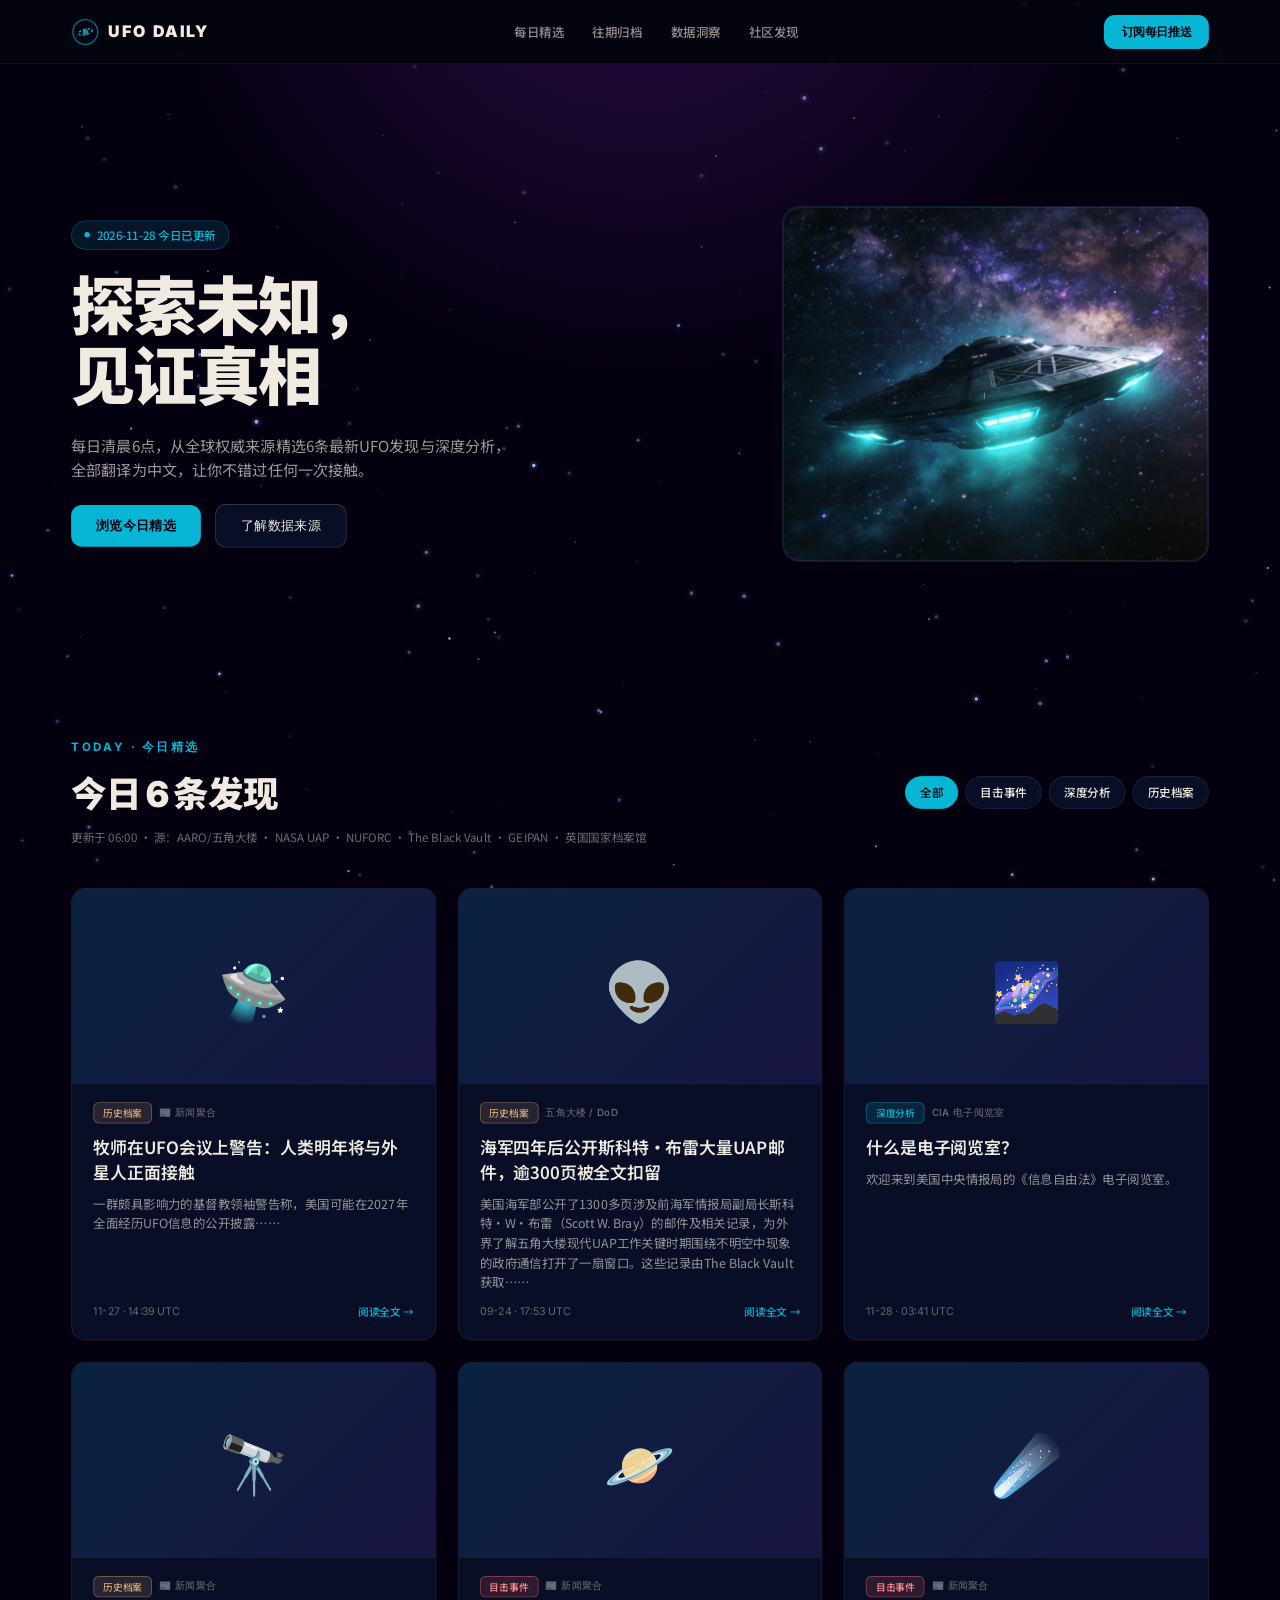
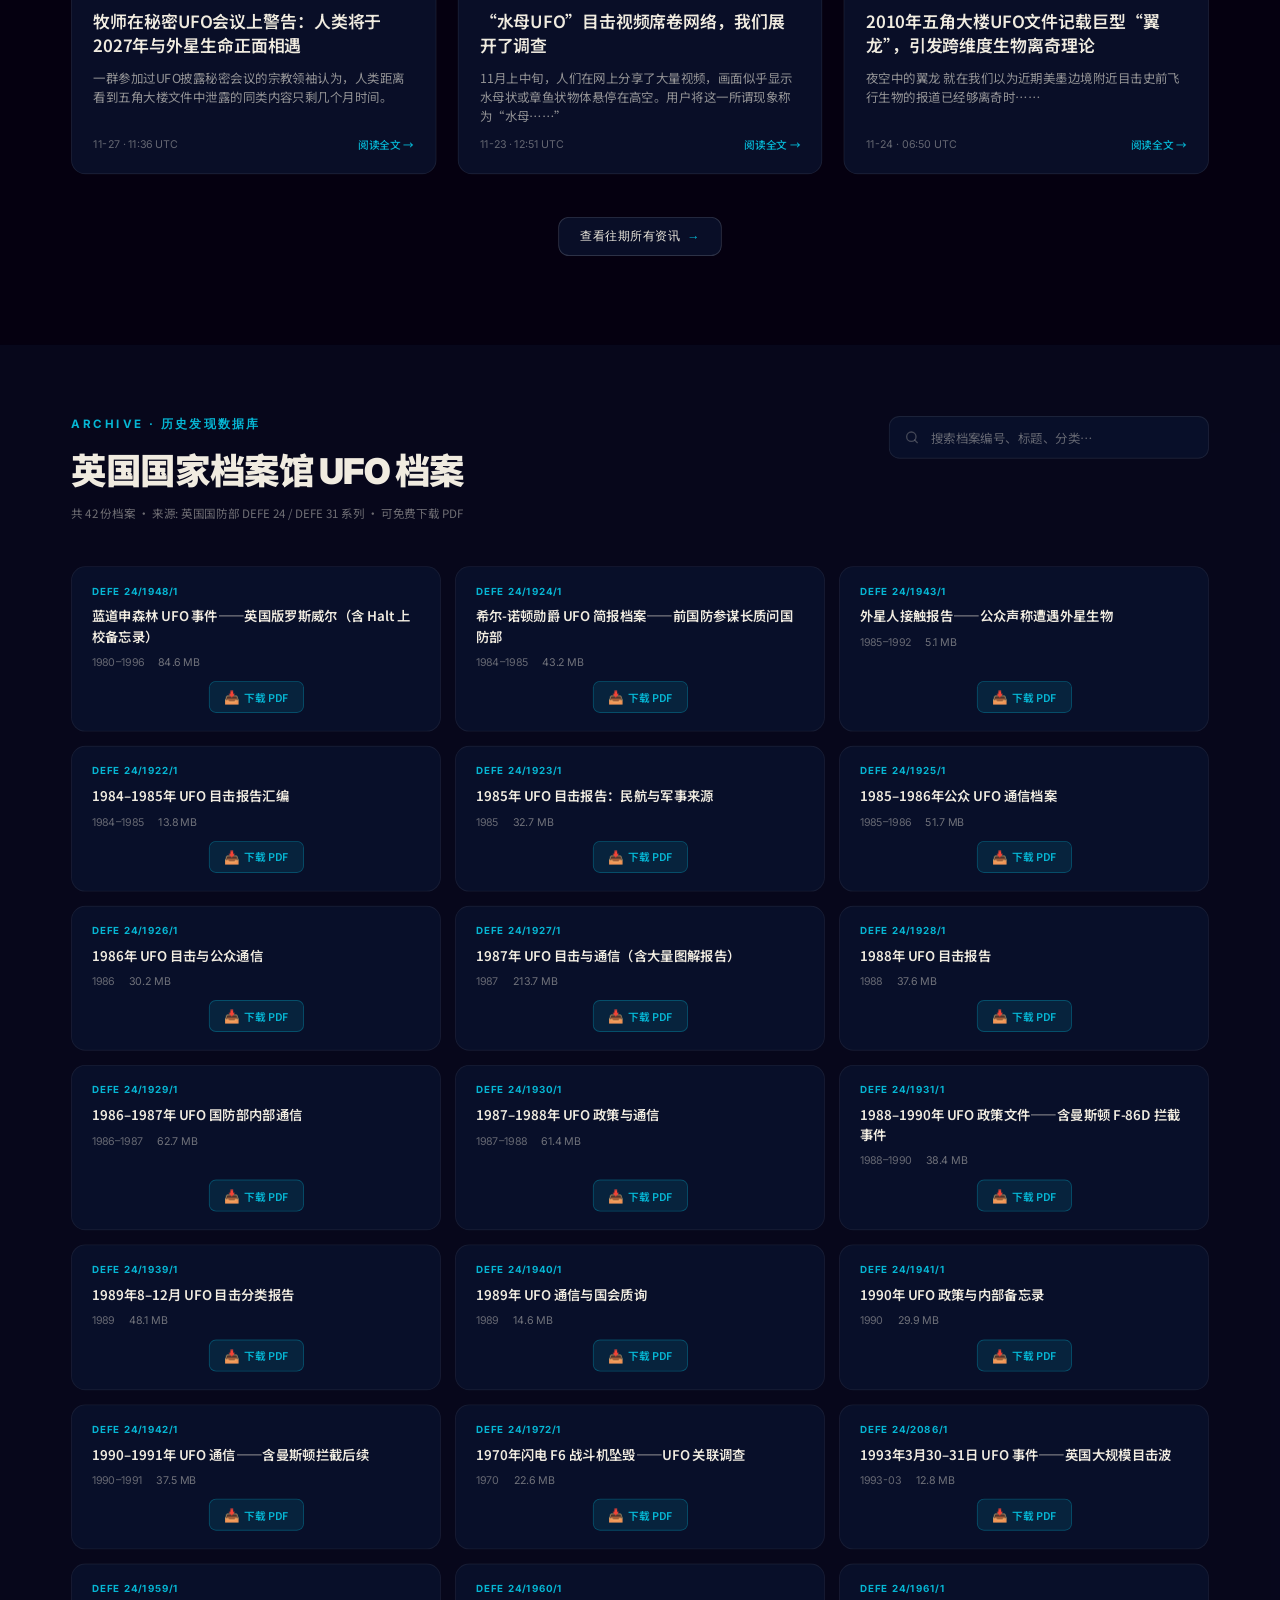
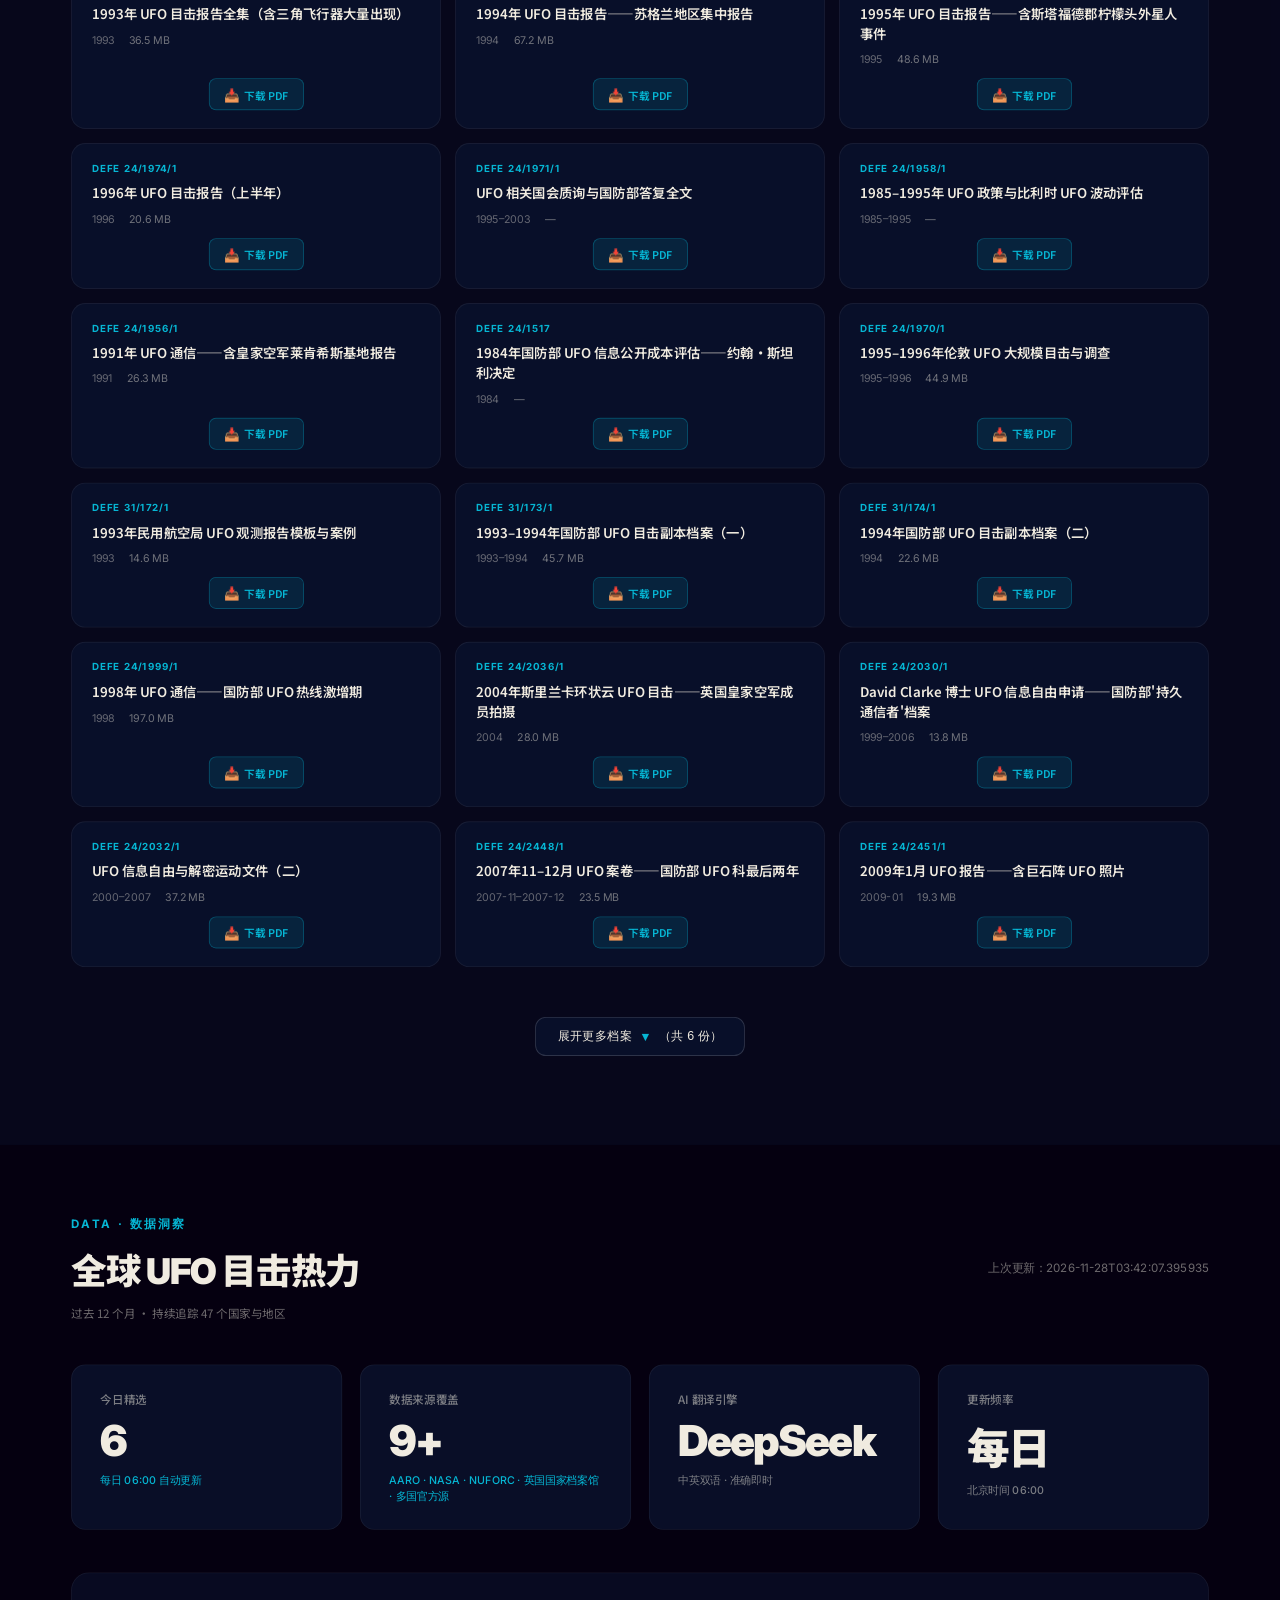
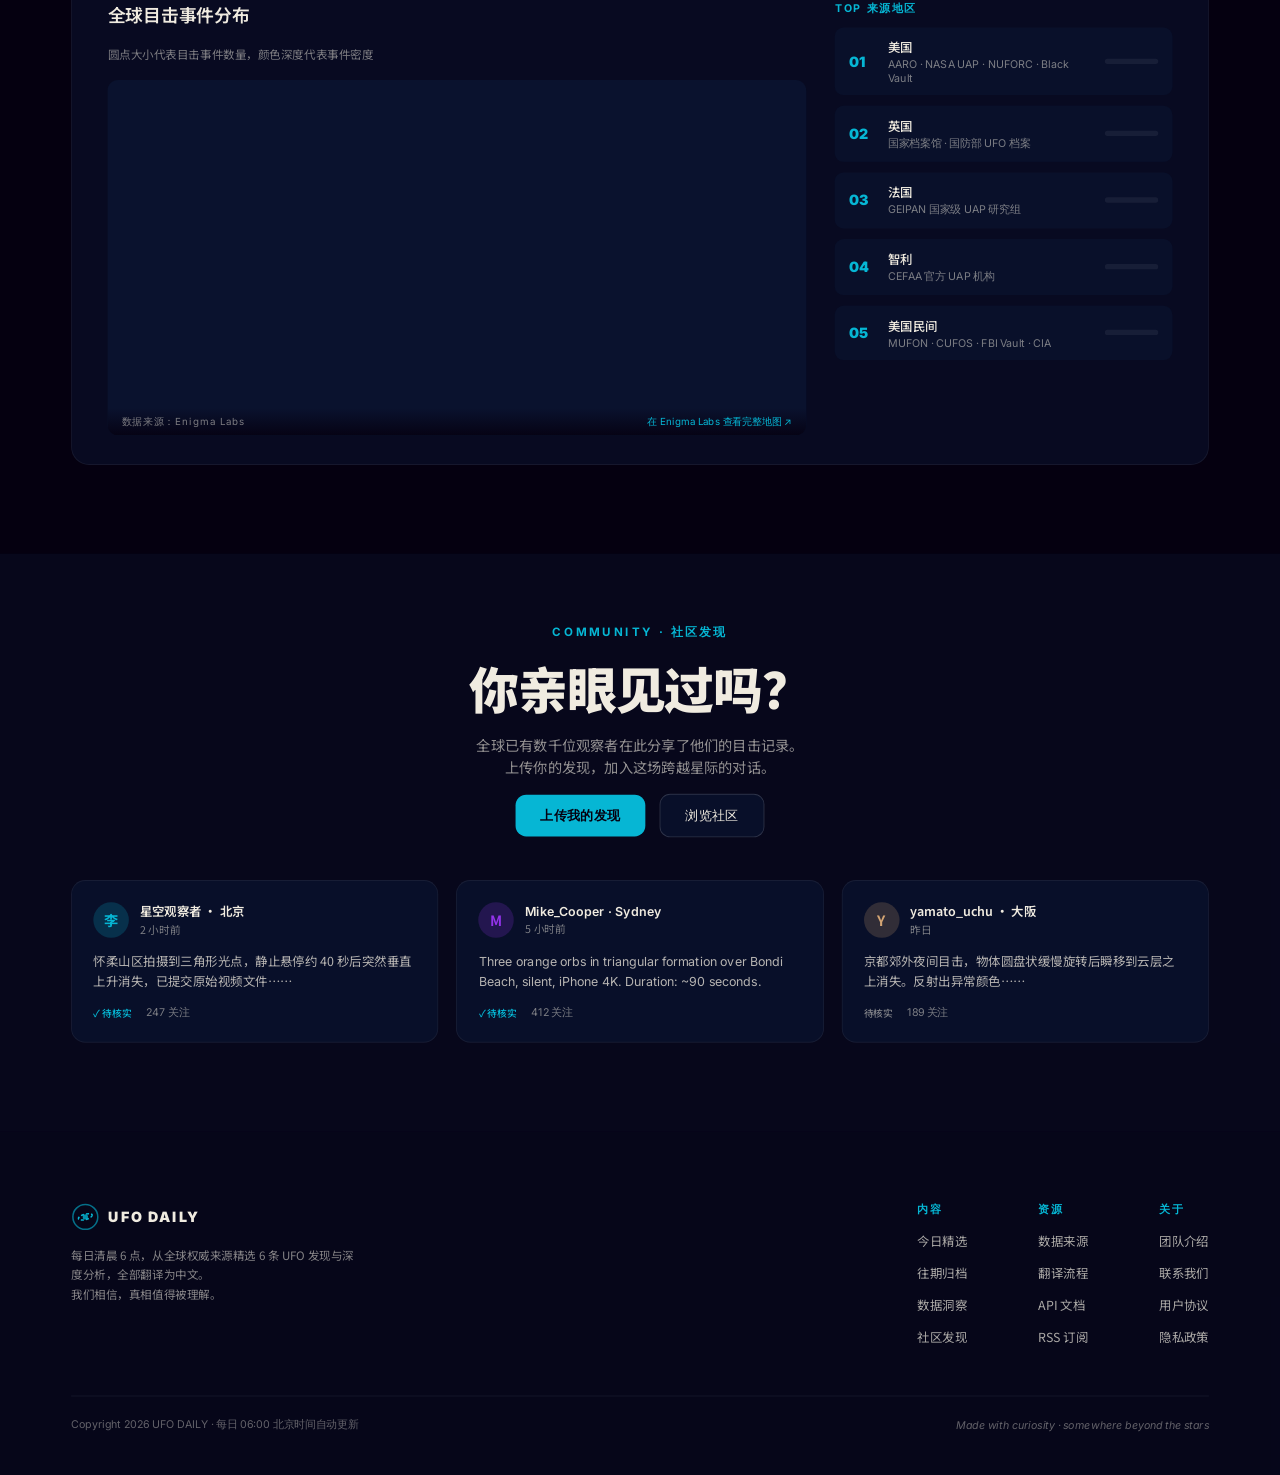
<file: index.html>
<!DOCTYPE html>
<html lang="zh-CN">
<head>
<meta charset="UTF-8">
<meta name="viewport" content="width=device-width, initial-scale=1.0">
<title>UFO DAILY — 全球不明现象日报</title>
<link rel="preconnect" href="https://fonts.googleapis.com">
<link rel="preconnect" href="https://fonts.gstatic.com" crossorigin>
<link href="https://fonts.googleapis.com/css2?family=Inter:wght@400;500;600;700;900&family=Noto+Sans+SC:wght@400;500;600;700;900&display=swap" rel="stylesheet">
<link rel="stylesheet" href="css/style.css">
</head>
<body>

<!-- 星空背景 -->
<canvas id="stars"></canvas>

<div id="app-wrapper">

<!-- ========== Header ========== -->
<header class="header">
  <div class="logo-group">
    <img class="logo-icon" src="assets/svg/2_5-20260801_153410294.svg" alt="UFO Daily Logo">
    <span class="logo-text">UFO DAILY</span>
  </div>
  <nav class="nav-links">
    <a href="#daily" class="nav-link">每日精选</a>
    <a href="#archive" class="nav-link muted">往期归档</a>
    <a href="#data" class="nav-link muted">数据洞察</a>
    <a href="#discover" class="nav-link muted">社区发现</a>
  </nav>
  <button class="subscribe-btn">订阅每日推送</button>
</header>

<!-- ========== Hero ========== -->
<section class="hero">
  <div class="hero-glow"></div>
  <div class="hero-content">
    <div class="hero-left">
      <div class="hero-badge">
        <span class="hero-badge-dot"></span>
        <span class="hero-badge-text" id="heroBadge">正在加载今日数据…</span>
      </div>
      <h1 class="hero-title">探索未知，<br>见证真相</h1>
      <p class="hero-sub">每日清晨6点，从全球权威来源精选6条最新UFO发现与深度分析，<br>全部翻译为中文，让你不错过任何一次接触。</p>
      <div class="hero-cta-group">
        <button class="btn-primary" onclick="document.getElementById('daily').scrollIntoView()">浏览今日精选</button>
        <button class="btn-secondary">了解数据来源</button>
      </div>
    </div>
    <div class="hero-visual">
      <img src="assets/images/2_31-20260801_153359576.png" alt="UFO spacecraft over dark starry night">
    </div>
  </div>
</section>

<!-- ========== Daily News ========== -->
<section class="section" id="daily" style="align-items:center">
  <div class="section-header">
    <div class="section-header-left">
      <span class="section-label">TODAY · 今日精选</span>
      <h2 class="section-title" id="dailyTitle">今日 6 条发现</h2>
      <p class="section-meta" id="dailyMeta">数据加载中…</p>
    </div>
    <div class="filter-pills">
      <span class="filter-pill active" data-filter="all">全部</span>
      <span class="filter-pill" data-filter="sighting">目击事件</span>
      <span class="filter-pill" data-filter="analysis">深度分析</span>
      <span class="filter-pill" data-filter="archive">历史档案</span>
    </div>
  </div>

  <!-- 加载状态 -->
  <div id="loadingState" class="loading-state">
    <div class="loading-spinner"></div>
    <p>正在接收来自全球的 UFO 讯号…</p>
  </div>

  <!-- 错误状态 -->
  <div id="errorState" class="error-state" style="display:none">
    <div class="error-icon">🛸</div>
    <p id="errorMsg"></p>
  </div>

  <!-- 新闻卡片网格 -->
  <div class="card-grid" id="articlesGrid"></div>

  <button class="view-more-btn" onclick="document.getElementById('archive').scrollIntoView()">
    查看往期所有资讯 <span class="view-more-arrow">→</span>
  </button>
</section>

<!-- ========== Archive: 英国国家档案馆 UFO 档案 ========== -->
<section class="section section-alt" id="archive">
  <div class="archives-header">
    <div class="section-header-left">
      <span class="section-label">ARCHIVE · 历史发现数据库</span>
      <h2 class="section-title">英国国家档案馆 UFO 档案</h2>
      <p class="section-meta" id="archiveMeta">英国国防部 (MoD) 于 2008–2013 年分 12 批解密并移交国家档案馆的 209 份 UFO/UAP 官方档案，跨度为 1950 年代至 2009 年。包含目击报告、雷达追踪记录、部门间备忘录、国会质询答复等原始政府文件。均可免费下载 PDF。</p>
    </div>
    <div class="search-box">
      <img src="assets/svg/2_128-20260801_153410294.svg" alt="搜索">
      <input type="text" placeholder="搜索档案编号、标题、分类…" id="archiveSearchInput">
    </div>
  </div>

  <!-- 文件网格 -->
  <div class="archives-grid" id="archivesGrid">
    <!-- JS 动态渲染 36 条 -->
  </div>

  <!-- 加载状态 -->
  <div id="archivesLoading" class="loading-state" style="padding:40px 0">
    <div class="loading-spinner"></div>
    <p>正在调取英国国家档案馆 UFO 解密档案…</p>
  </div>

  <!-- 更多按钮 -->
  <div class="archives-more-wrap" id="archivesMoreWrap" style="display:none">
    <button class="view-more-btn" id="archivesMoreBtn">
      展开更多档案 <span class="view-more-arrow" id="archivesMoreArrow">▼</span>
    </button>
    <div class="archives-grid archives-grid-extra" id="archivesGridExtra">
      <!-- JS 动态渲染剩余条目 -->
    </div>
  </div>
</section>

<!-- ========== Data Viz ========== -->
<section class="section" id="data">
  <div class="section-header">
    <div class="section-header-left">
      <span class="section-label">DATA · 数据洞察</span>
      <h2 class="section-title">全球 UFO 目击热力</h2>
      <p class="section-meta">过去 12 个月 · 持续追踪 47 个国家与地区</p>
    </div>
    <span class="section-meta" style="font-family:var(--font-mono)" id="dataUpdateTime"></span>
  </div>

  <div class="data-stats-row">
    <div class="stat-card">
      <span class="stat-label">今日精选</span>
      <span class="stat-value" id="statToday">6</span>
      <span class="stat-change">每日 06:00 自动更新</span>
    </div>
    <div class="stat-card">
      <span class="stat-label">数据来源覆盖</span>
      <span class="stat-value">9+</span>
      <span class="stat-change">AARO · NASA · NUFORC · 英国国家档案馆 · 多国官方源</span>
    </div>
    <div class="stat-card">
      <span class="stat-label">AI 翻译引擎</span>
      <span class="stat-value">DeepSeek</span>
      <span class="stat-change muted">中英双语 · 准确即时</span>
    </div>
    <div class="stat-card">
      <span class="stat-label">更新频率</span>
      <span class="stat-value">每日</span>
      <span class="stat-change muted">北京时间 06:00</span>
    </div>
  </div>

  <div class="map-panel">
    <div class="map-left">
      <span class="map-title-text">全球目击事件分布</span>
      <p class="map-subtitle-text">圆点大小代表目击事件数量，颜色深度代表事件密度</p>
      <div class="map-visual">
        <iframe
          class="enigma-map-iframe"
          src="https://app.enigmalabs.io/"
          title="Enigma Labs — 全球 UFO 目击实时热力图"
          loading="lazy"
          sandbox="allow-scripts allow-same-origin allow-popups allow-forms"
          allow="geolocation"
        ></iframe>
        <div class="enigma-map-overlay">
          <span class="enigma-map-label">数据来源：Enigma Labs</span>
          <a href="https://app.enigmalabs.io/" target="_blank" rel="noopener" class="enigma-map-link">在 Enigma Labs 查看完整地图 ↗</a>
        </div>
      </div>
    </div>
    <div class="map-right">
      <span class="map-right-title">TOP 来源地区</span>
      <div class="region-row"><span class="region-rank">01</span><div class="region-info"><span class="region-country">美国</span><span class="region-count">AARO · NASA UAP · NUFORC · Black Vault</span></div><div class="region-bar"></div></div>
      <div class="region-row"><span class="region-rank">02</span><div class="region-info"><span class="region-country">英国</span><span class="region-count">国家档案馆 · 国防部 UFO 档案</span></div><div class="region-bar"></div></div>
      <div class="region-row"><span class="region-rank">03</span><div class="region-info"><span class="region-country">法国</span><span class="region-count">GEIPAN 国家级 UAP 研究组</span></div><div class="region-bar"></div></div>
      <div class="region-row"><span class="region-rank">04</span><div class="region-info"><span class="region-country">智利</span><span class="region-count">CEFAA 官方 UAP 机构</span></div><div class="region-bar"></div></div>
      <div class="region-row"><span class="region-rank">05</span><div class="region-info"><span class="region-country">美国民间</span><span class="region-count">MUFON · CUFOS · FBI Vault · CIA</span></div><div class="region-bar"></div></div>
    </div>
  </div>
</section>

<!-- ========== Discover ========== -->
<section class="section section-alt" id="discover">
  <div class="discover-header">
    <span class="section-label">COMMUNITY · 社区发现</span>
    <h2 class="discover-title-text">你亲眼见过吗？</h2>
    <p class="discover-sub-text">全球已有数千位观察者在此分享了他们的目击记录。<br>上传你的发现，加入这场跨越星际的对话。</p>
    <div class="hero-cta-group" style="margin-top:4px">
      <button class="btn-primary">上传我的发现</button>
      <button class="btn-secondary">浏览社区</button>
    </div>
  </div>

  <div class="discover-grid">
    <div class="discover-card">
      <div class="discover-user-header">
        <div class="user-avatar cyan">李</div>
        <div class="user-info">
          <span class="user-name">星空观察者 · 北京</span>
          <span class="user-time">2 小时前</span>
        </div>
      </div>
      <p class="discover-content">怀柔山区拍摄到三角形光点，静止悬停约 40 秒后突然垂直上升消失，已提交原始视频文件……</p>
      <div class="discover-footer">
        <span class="discover-verify">✓ 待核实</span>
        <span class="discover-likes">247 关注</span>
      </div>
    </div>
    <div class="discover-card">
      <div class="discover-user-header">
        <div class="user-avatar purple">M</div>
        <div class="user-info">
          <span class="user-name en">Mike_Cooper · Sydney</span>
          <span class="user-time">5 小时前</span>
        </div>
      </div>
      <p class="discover-content en">Three orange orbs in triangular formation over Bondi Beach, silent, iPhone 4K. Duration: ~90 seconds.</p>
      <div class="discover-footer">
        <span class="discover-verify">✓ 待核实</span>
        <span class="discover-likes">412 关注</span>
      </div>
    </div>
    <div class="discover-card">
      <div class="discover-user-header">
        <div class="user-avatar gold">Y</div>
        <div class="user-info">
          <span class="user-name">yamato_uchu · 大阪</span>
          <span class="user-time">昨日</span>
        </div>
      </div>
      <p class="discover-content">京都郊外夜间目击，物体圆盘状缓慢旋转后瞬移到云层之上消失。反射出异常颜色……</p>
      <div class="discover-footer">
        <span class="discover-verify pending">待核实</span>
        <span class="discover-likes">189 关注</span>
      </div>
    </div>
  </div>
</section>

<!-- ========== Footer ========== -->
<footer class="footer">
  <div class="footer-top">
    <div class="footer-brand">
      <div class="logo-group">
        <img class="logo-icon" src="assets/svg/2_281-20260801_153410294.svg" alt="UFO Daily">
        <span class="logo-text" style="font-size:16px">UFO DAILY</span>
      </div>
      <p class="footer-desc">每日清晨 6 点，从全球权威来源精选 6 条 UFO 发现与深度分析，全部翻译为中文。<br>我们相信，真相值得被理解。</p>
    </div>
    <div class="footer-col">
      <span class="footer-col-title">内容</span>
      <a href="#daily">今日精选</a>
      <a href="#archive">往期归档</a>
      <a href="#data">数据洞察</a>
      <a href="#discover">社区发现</a>
    </div>
    <div class="footer-col">
      <span class="footer-col-title">资源</span>
      <a href="#">数据来源</a>
      <a href="#">翻译流程</a>
      <a href="#">API 文档</a>
      <a href="#">RSS 订阅</a>
    </div>
    <div class="footer-col">
      <span class="footer-col-title">关于</span>
      <a href="#">团队介绍</a>
      <a href="#">联系我们</a>
      <a href="#">用户协议</a>
      <a href="#">隐私政策</a>
    </div>
  </div>
  <div class="footer-bar">
    <span class="footer-copyright">Copyright 2026 UFO DAILY · 每日 06:00 北京时间自动更新</span>
    <span class="footer-meta">Made with curiosity · somewhere beyond the stars</span>
  </div>
</footer>

</div><!-- /app-wrapper -->

<script src="js/app.js"></script>
</body>
</html>
</file>
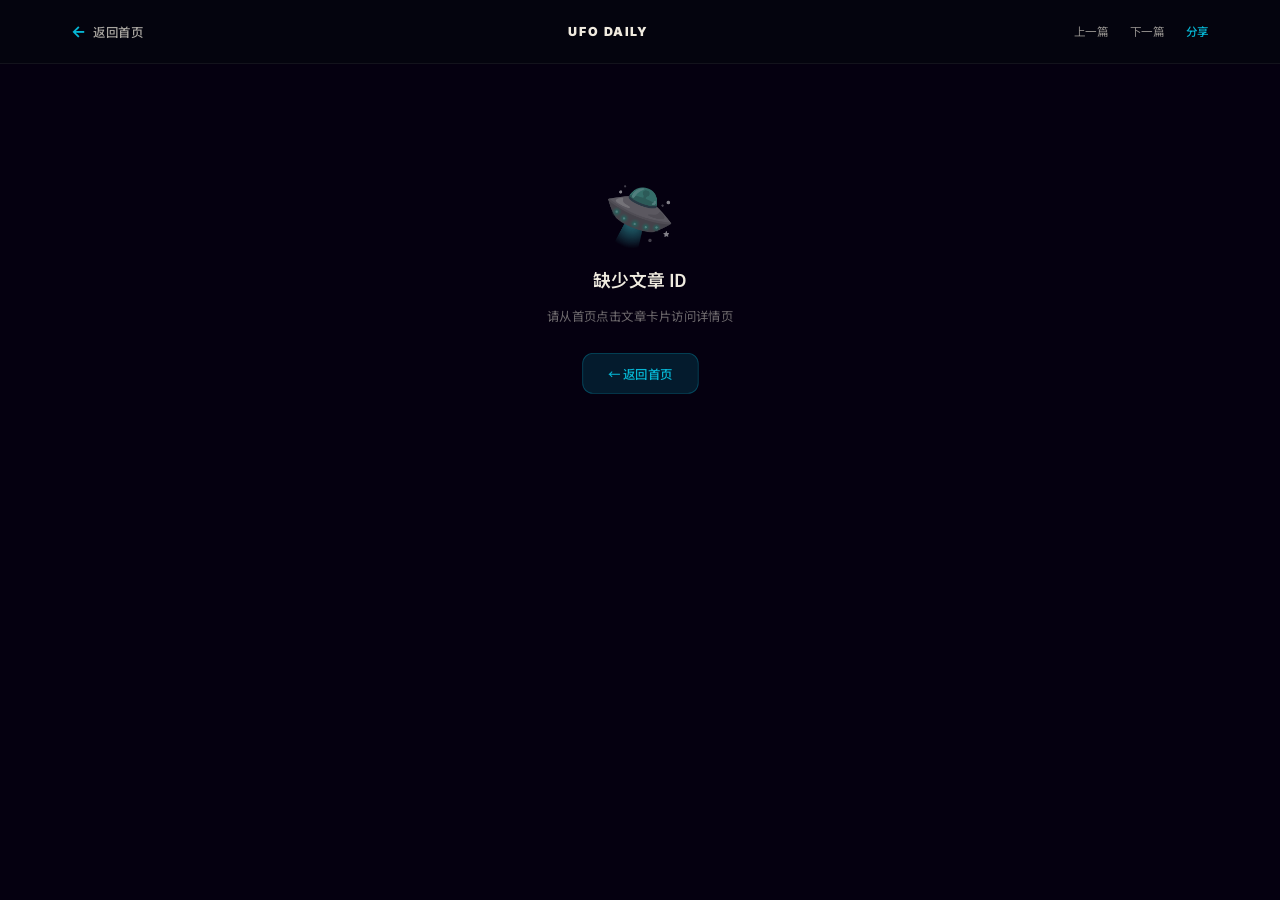
<file: detail.html>
<!DOCTYPE html>
<html lang="zh-CN">
<head>
<meta charset="UTF-8">
<meta name="viewport" content="width=device-width, initial-scale=1.0">
<title>UFO DAILY — 详情</title>
<link rel="preconnect" href="https://fonts.googleapis.com">
<link rel="preconnect" href="https://fonts.gstatic.com" crossorigin>
<link href="https://fonts.googleapis.com/css2?family=Inter:wght@400;500;600;700;900&family=Noto+Sans+SC:wght@400;500;600;700;900&display=swap" rel="stylesheet">
<style>
:root {
  --bg-deep: #050010;
  --bg-panel: #0A122E;
  --bg-card: rgba(10, 18, 46, 0.8);
  --text-primary: #F0EBE0;
  --text-secondary: rgba(240, 235, 224, 0.6);
  --text-tertiary: rgba(240, 235, 224, 0.45);
  --text-dim: rgba(240, 235, 224, 0.4);
  --accent-cyan: #06B6D4;
  --accent-red: #FF8A8A;
  --accent-gold: #F0C060;
  --border-subtle: rgba(255, 255, 255, 0.06);
  --border-card: rgba(255, 255, 255, 0.08);
  --radius-card: 16px;
  --radius-sm: 12px;
  --font-hero: 'Inter', 'PingFang SC', 'Noto Sans SC', sans-serif;
  --font-body: 'Noto Sans SC', 'PingFang SC', sans-serif;
  --font-mono: 'Inter', monospace;
  --content-width: 780px;
}
*,*::before,*::after{box-sizing:border-box;margin:0;padding:0}
html{font-size:16px;-webkit-font-smoothing:antialiased}
body{font-family:var(--font-body);background:var(--bg-deep);color:var(--text-primary);overflow-x:hidden}
#app-wrapper{width:1440px;transform-origin:top left}

/* Top Bar */
.top-bar{display:flex;align-items:center;justify-content:space-between;height:72px;padding:0 80px;background:rgba(5,5,15,0.85);backdrop-filter:blur(24px);-webkit-backdrop-filter:blur(24px);border-bottom:1px solid var(--border-subtle);position:sticky;top:0;z-index:100}
.back-group{display:flex;align-items:center;gap:8px;cursor:pointer;text-decoration:none}
.back-arrow{font-family:var(--font-mono);font-size:18px;font-weight:700;color:var(--accent-cyan)}
.back-text{font-size:14px;font-weight:500;color:rgba(240,235,224,0.7);transition:color 0.2s}
.back-group:hover .back-text{color:var(--accent-cyan)}
.top-bar-logo{font-family:var(--font-hero);font-weight:900;font-size:14px;letter-spacing:2px;color:var(--text-primary)}
.top-bar-right{display:flex;gap:24px;align-items:center}
.top-nav-link{font-size:13px;color:var(--text-secondary);cursor:pointer;text-decoration:none;transition:color 0.2s}
.top-nav-link:hover{color:var(--accent-cyan)}
.top-nav-link.accent{color:var(--accent-cyan);font-weight:500}

/* Hero Image */
.hero-img{width:1440px;height:500px;overflow:hidden;position:relative}
.hero-img img{width:100%;height:100%;object-fit:cover}
.hero-img-fallback{width:100%;height:100%;display:flex;align-items:center;justify-content:center;background:linear-gradient(135deg, #0A122E 0%, #151B3D 40%, #0F1A3A 70%, #0A122E 100%);position:relative}
.hero-img-fallback::before{content:'';position:absolute;inset:0;background:radial-gradient(ellipse at 30% 50%, rgba(6,182,212,0.12) 0%, transparent 70%),radial-gradient(ellipse at 70% 40%, rgba(255,138,138,0.08) 0%, transparent 60%)}
.hero-img-icon{font-size:120px;opacity:0.3;filter:blur(1px)}

/* Article Body */
.article-body{display:flex;flex-direction:column;align-items:center;padding:0 80px}
.article-content{width:var(--content-width);padding-top:60px;display:flex;flex-direction:column}

/* Meta */
.meta-row{display:flex;align-items:center;gap:16px;margin-bottom:32px;flex-wrap:wrap}
.meta-tag{padding:4px 12px;border-radius:6px;font-size:12px;font-weight:500;background:rgba(6,182,212,0.15);border:1px solid rgba(6,182,212,0.4);color:var(--accent-cyan)}
.meta-tag.red{background:rgba(255,138,138,0.15);border-color:rgba(255,138,138,0.4);color:var(--accent-red)}
.meta-tag.gold{background:rgba(240,192,96,0.15);border-color:rgba(240,192,96,0.4);color:var(--accent-gold)}
.meta-source{font-family:var(--font-mono);font-size:13px;font-weight:600;color:var(--text-primary)}
.meta-sep{font-family:var(--font-mono);font-size:13px;color:var(--text-dim)}
.meta-date,.meta-read{font-size:13px;color:rgba(240,235,224,0.5)}

/* Title & Subtitle */
.article-title{font-family:var(--font-hero);font-weight:900;font-size:44px;line-height:1.23;color:var(--text-primary);letter-spacing:-1.5px;margin-bottom:20px}
.article-subtitle{font-size:19px;line-height:1.58;color:rgba(240,235,224,0.7);margin-bottom:40px}

/* Author */
.author-row{display:flex;align-items:center;gap:16px;padding-bottom:48px;border-bottom:1px solid var(--border-subtle);margin-bottom:48px}
.author-avatar{width:44px;height:44px;border-radius:50%;background:rgba(6,182,212,0.15);display:flex;align-items:center;justify-content:center;font-size:18px;font-weight:700;color:var(--accent-cyan);flex-shrink:0}
.author-info{display:flex;flex-direction:column;gap:2px}
.author-name{font-size:14px;font-weight:600;color:var(--text-primary)}
.author-note{font-size:12px;color:var(--text-tertiary)}

/* Body */
.body-text{font-size:17px;line-height:1.76;color:rgba(240,235,224,0.85);margin-bottom:24px}
.body-heading{font-family:var(--font-hero);font-weight:900;font-size:28px;line-height:1.29;color:var(--text-primary);margin:24px 0 16px;padding-top:8px}
.body-text-en{font-size:15px;line-height:1.7;color:rgba(240,235,224,0.55);margin-bottom:20px;font-style:italic;padding:20px 24px;background:rgba(255,255,255,0.03);border-radius:var(--radius-sm)}

/* Pull Quote */
.pull-quote{display:flex;gap:16px;padding:32px 40px;border-radius:var(--radius-card);background:rgba(6,182,212,0.06);border-left:3px solid rgba(6,182,212,0.2);margin:24px 0 24px;align-items:flex-start}
.quote-mark{font-family:var(--font-hero);font-weight:900;font-size:60px;line-height:0.6;color:var(--accent-cyan);flex-shrink:0;width:40px}
.quote-text{font-size:22px;font-weight:600;line-height:1.55;color:var(--text-primary)}

/* Source Link Card */
.source-card{display:flex;align-items:center;gap:20px;padding:28px 32px;border-radius:var(--radius-card);background:rgba(6,182,212,0.08);border:1px solid rgba(6,182,212,0.25);margin:48px 0 20px;text-decoration:none}
.source-card:hover{border-color:rgba(6,182,212,0.5)}
.source-icon-box{width:48px;height:48px;border-radius:var(--radius-sm);background:rgba(6,182,212,0.15);display:flex;align-items:center;justify-content:center;flex-shrink:0}
.source-icon-text{font-family:var(--font-hero);font-weight:900;font-size:10px;color:var(--accent-cyan);letter-spacing:1px;text-align:center;line-height:1.2}
.source-info{flex:1;display:flex;flex-direction:column;gap:4px}
.source-label{font-size:12px;font-weight:500;color:rgba(240,235,224,0.5)}
.source-url{font-family:var(--font-mono);font-size:15px;font-weight:600;color:var(--accent-cyan);word-break:break-all}
.source-btn{display:flex;align-items:center;gap:8px;padding:14px 28px;border-radius:var(--radius-sm);background:var(--accent-cyan);color:#050010;font-size:15px;font-weight:600;cursor:pointer;text-decoration:none;transition:opacity 0.2s,transform 0.2s;flex-shrink:0;white-space:nowrap}
.source-btn:hover{opacity:0.85;transform:translateY(-1px)}
.source-btn-arrow{font-size:16px;font-weight:700}

/* Related Articles */
.related-section{width:1440px;padding:80px;display:flex;flex-direction:column;gap:40px;background:rgba(10,18,46,0.4)}
.related-header{display:flex;justify-content:space-between;align-items:center}
.related-title{font-family:var(--font-hero);font-weight:900;font-size:32px;color:var(--text-primary);letter-spacing:-1px}
.related-view-all{font-size:14px;font-weight:500;color:var(--accent-cyan);cursor:pointer;text-decoration:none;transition:opacity 0.2s}
.related-view-all:hover{opacity:0.8}
.related-grid{display:flex;gap:24px}
.rel-card{flex:1;border-radius:var(--radius-card);overflow:hidden;background:var(--bg-card);border:1px solid var(--border-card);cursor:pointer;transition:border-color 0.3s,transform 0.2s}
.rel-card:hover{border-color:rgba(255,255,255,0.2);transform:translateY(-2px)}
.rel-card-img{width:100%;height:200px;overflow:hidden;position:relative}
.rel-card-img img{width:100%;height:100%;object-fit:cover}
.rel-card-img-placeholder{width:100%;height:100%;display:flex;align-items:center;justify-content:center;background:linear-gradient(135deg, #0F1A3A, #151B3D);font-size:48px;opacity:0.4}
.rel-card-content{padding:16px 20px 20px;display:flex;flex-direction:column;gap:8px}
.rel-card-tag{font-size:11px;font-weight:500;color:var(--accent-cyan)}
.rel-card-tag.red{color:var(--accent-red)}
.rel-card-tag.gold{color:var(--accent-gold)}
.rel-card-title{font-size:16px;font-weight:600;line-height:1.5;color:var(--text-primary)}
.rel-card-date{font-family:var(--font-mono);font-size:12px;color:var(--text-tertiary)}

/* Footer */
.detail-footer{width:1440px;padding:64px 80px 48px;display:flex;flex-direction:column;gap:24px;background:rgba(8,16,42,0.4);border-top:1px solid var(--border-subtle)}
.footer-top-row{display:flex;justify-content:space-between;align-items:center}
.footer-credits{font-family:var(--font-mono);font-size:12px;color:var(--text-dim);flex:1;margin-right:24px}
.footer-next{font-size:13px;font-weight:500;color:var(--accent-cyan);text-decoration:none;cursor:pointer;transition:opacity 0.2s;white-space:nowrap}
.footer-next:hover{opacity:0.8}
.footer-bar{border-top:1px solid var(--border-subtle);padding-top:16px;display:flex;justify-content:space-between;align-items:center}
.footer-copyright{font-family:var(--font-mono);font-size:12px;color:var(--text-dim)}
.footer-note{font-size:12px;color:var(--text-dim)}

/* Loading / Error states */
.loading-state{display:flex;flex-direction:column;align-items:center;justify-content:center;padding:120px 80px;gap:16px;min-height:400px}
.loading-spinner{width:40px;height:40px;border:3px solid var(--border-subtle);border-top-color:var(--accent-cyan);border-radius:50%;animation:spin 0.8s linear infinite}
@keyframes spin{to{transform:rotate(360deg)}}
.loading-text{font-size:14px;color:var(--text-tertiary)}
.error-state{display:none;flex-direction:column;align-items:center;justify-content:center;padding:120px 80px;gap:16px;min-height:400px;text-align:center}
.error-emoji{font-size:64px;opacity:0.5}
.error-title{font-size:20px;font-weight:600;color:var(--text-primary)}
.error-note{font-size:14px;color:var(--text-tertiary);margin-bottom:16px}
.error-back{display:inline-flex;align-items:center;gap:8px;padding:12px 28px;border-radius:var(--radius-sm);background:rgba(6,182,212,0.15);border:1px solid rgba(6,182,212,0.3);color:var(--accent-cyan);font-size:14px;font-weight:500;cursor:pointer;text-decoration:none;transition:background 0.2s}
.error-back:hover{background:rgba(6,182,212,0.25)}

/* Responsive scaling */
@media(min-width:1440px){#app-wrapper{margin:0 auto}}
</style>
</head>
<body>
<div id="app-wrapper">

<!-- Top Bar -->
<nav class="top-bar">
  <a class="back-group" href="index.html">
    <span class="back-arrow">←</span>
    <span class="back-text">返回首页</span>
  </a>
  <span class="top-bar-logo">UFO DAILY</span>
  <div class="top-bar-right">
    <a class="top-nav-link" id="prevLink" href="#">上一篇</a>
    <a class="top-nav-link" id="nextLink" href="#">下一篇</a>
    <a class="top-nav-link accent" id="shareLink" href="javascript:void(0)">分享</a>
  </div>
</nav>

<!-- Loading -->
<div class="loading-state" id="loadingState">
  <div class="loading-spinner"></div>
  <span class="loading-text">正在加载文章…</span>
</div>

<!-- Error -->
<div class="error-state" id="errorState">
  <span class="error-emoji">🛸</span>
  <span class="error-title" id="errorTitle">文章未找到</span>
  <span class="error-note" id="errorNote">请检查链接是否正确，或返回首页浏览最新资讯</span>
  <a class="error-back" href="index.html">← 返回首页</a>
</div>

<!-- Article Container -->
<div id="articleContainer" style="display:none">

  <!-- Hero Image -->
  <div class="hero-img" id="heroImage"></div>

  <!-- Article Body -->
  <div class="article-body">
    <article class="article-content">

      <!-- Meta -->
      <div class="meta-row" id="metaRow"></div>

      <!-- Title -->
      <h1 class="article-title" id="articleTitle"></h1>
      <p class="article-subtitle" id="articleSubtitle"></p>

      <!-- Author -->
      <div class="author-row">
        <div class="author-avatar">编</div>
        <div class="author-info">
          <span class="author-name">UFO DAILY 编辑部</span>
          <span class="author-note" id="authorNote">AI 编译 & 翻译 · 每日 06:00 更新</span>
        </div>
      </div>

      <!-- Body Content -->
      <div id="bodyContent"></div>

      <!-- Original English context -->
      <div id="englishOriginal" style="display:none"></div>

      <!-- Source Link Card -->
      <a class="source-card" id="sourceCard" href="#" target="_blank" rel="noopener">
        <div class="source-icon-box">
          <span class="source-icon-text" id="sourceIcon">来源</span>
        </div>
        <div class="source-info">
          <span class="source-label">原文来源</span>
          <span class="source-url" id="sourceUrlDisplay"></span>
        </div>
        <span class="source-btn">访问原文 <span class="source-btn-arrow">→</span></span>
      </a>

    </article>
  </div>

  <!-- Related Articles -->
  <section class="related-section">
    <div class="related-header">
      <h2 class="related-title">相关文章</h2>
      <a class="related-view-all" href="index.html">查看全部 →</a>
    </div>
    <div class="related-grid" id="relatedGrid"></div>
  </section>

  <!-- Footer -->
  <footer class="detail-footer">
    <div class="footer-top-row">
      <span class="footer-credits" id="footerCredits">编译来源：—  |  翻译：UFO DAILY 编辑部  |  发布时间：—</span>
      <a class="footer-next" id="footerNext" href="#">下一篇 →</a>
    </div>
    <div class="footer-bar">
      <span class="footer-copyright">Copyright 2026 UFO DAILY</span>
      <span class="footer-note">本文为 AI 编译内容，原文版权归原作者所有</span>
    </div>
  </footer>

</div>

</div>

<script src="js/detail.js"></script>
</body>
</html>
</file>
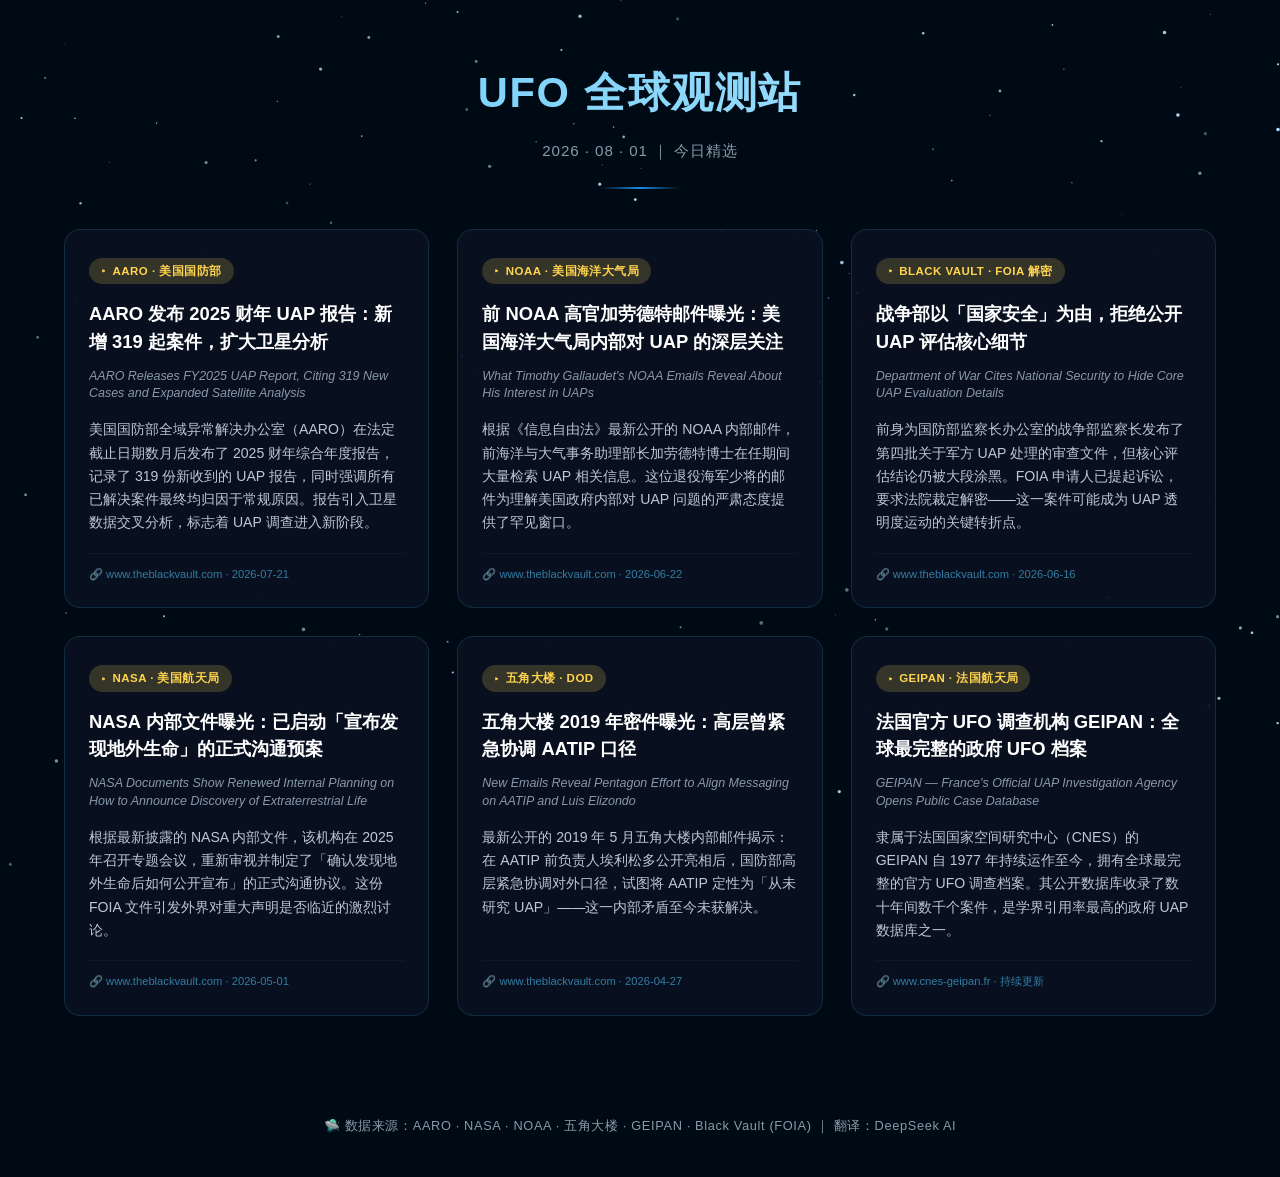
<file: preview.html>
<!DOCTYPE html>
<html lang="zh-CN">
<head>
<meta charset="UTF-8">
<meta name="viewport" content="width=device-width, initial-scale=1.0">
<title>UFO 全球观测站 · 今日精选</title>
<style>
:root {
  --bg-deep: #000a14;
  --bg-card: rgba(10,18,35,0.85);
  --bg-card-hover: rgba(16,28,52,0.92);
  --accent: #4fc3f7;
  --accent-glow: #1e88e5;
  --gold: #ffd54f;
  --text: #e0e8f0;
  --text-dim: #8899aa;
  --border: rgba(79,195,247,0.15);
  --tag-official: rgba(255,213,79,0.18);
  --tag-official-text: #ffd54f;
}
* { margin:0; padding:0; box-sizing:border-box; }
body {
  background: var(--bg-deep);
  color: var(--text);
  font-family: -apple-system, BlinkMacSystemFont, "Segoe UI", "PingFang SC", "Hiragino Sans GB", "Microsoft YaHei", sans-serif;
  min-height: 100vh;
  overflow-x: hidden;
  line-height: 1.6;
}

/* ── Canvas BG ── */
canvas#stars { position:fixed; top:0; left:0; z-index:0; }

/* ── Header ── */
header {
  position: relative; z-index:1;
  text-align: center;
  padding: 60px 20px 40px;
}
header h1 {
  font-size: 2.6rem;
  font-weight: 700;
  letter-spacing: 0.04em;
  background: linear-gradient(135deg, #4fc3f7 0%, #81d4fa 40%, #b3e5fc 100%);
  -webkit-background-clip: text;
  -webkit-text-fill-color: transparent;
  background-clip: text;
}
header .date-line {
  margin-top: 12px;
  font-size: 0.95rem;
  color: var(--text-dim);
  letter-spacing: 0.06em;
}
header .divider {
  width: 80px; height: 2px;
  margin: 24px auto 0;
  background: linear-gradient(90deg, transparent, var(--accent-glow), transparent);
}

/* ── Grid ── */
main {
  position: relative; z-index:1;
  max-width: 1200px;
  margin: 0 auto;
  padding: 0 24px 60px;
}
.grid {
  display: grid;
  grid-template-columns: repeat(3, 1fr);
  gap: 28px;
}
@media (max-width: 1024px) { .grid { grid-template-columns: repeat(2, 1fr); } }
@media (max-width: 640px) { .grid { grid-template-columns: 1fr; } }

/* ── Card ── */
.card {
  background: var(--bg-card);
  border: 1px solid var(--border);
  border-radius: 16px;
  padding: 28px 24px 24px;
  backdrop-filter: blur(20px);
  -webkit-backdrop-filter: blur(20px);
  transition: all 0.35s ease;
  display: flex;
  flex-direction: column;
  position: relative;
  overflow: hidden;
}
.card::before {
  content: '';
  position: absolute;
  top: 0; left: 0; right: 0;
  height: 3px;
  background: linear-gradient(90deg, var(--accent), transparent);
  opacity: 0;
  transition: opacity 0.35s;
}
.card:hover { 
  border-color: rgba(79,195,247,0.35); 
  background: var(--bg-card-hover);
  transform: translateY(-4px);
  box-shadow: 0 12px 40px rgba(30,136,229,0.12);
}
.card:hover::before { opacity: 1; }

/* Source Tag */
.source-tag {
  display: inline-flex;
  align-items: center;
  gap: 6px;
  background: var(--tag-official);
  color: var(--tag-official-text);
  font-size: 0.72rem;
  font-weight: 600;
  padding: 4px 12px;
  border-radius: 20px;
  letter-spacing: 0.04em;
  width: fit-content;
  margin-bottom: 16px;
  text-transform: uppercase;
}
.source-tag::before {
  content: '▸';
  font-size: 0.6rem;
}

/* Title (Chinese) */
.card .title {
  font-size: 1.15rem;
  font-weight: 700;
  line-height: 1.5;
  color: #fff;
  margin-bottom: 12px;
}
/* English subtitle */
.card .title-en {
  font-size: 0.78rem;
  color: var(--text-dim);
  line-height: 1.4;
  margin-bottom: 16px;
  font-style: italic;
  display: -webkit-box;
  -webkit-line-clamp: 2;
  -webkit-box-orient: vertical;
  overflow: hidden;
}

/* Summary */
.card .summary {
  font-size: 0.88rem;
  color: #bcc8d4;
  line-height: 1.65;
  flex: 1;
  margin-bottom: 18px;
}

/* Source URL link */
.card .source-link {
  font-size: 0.7rem;
  color: var(--accent);
  text-decoration: none;
  opacity: 0.6;
  transition: opacity 0.25s;
  display: block;
  white-space: nowrap;
  overflow: hidden;
  text-overflow: ellipsis;
  padding-top: 12px;
  border-top: 1px solid rgba(79,195,247,0.1);
}
.card .source-link:hover { opacity: 1; }

/* Footer */
footer {
  position: relative; z-index:1;
  text-align: center;
  padding: 40px 20px;
  color: var(--text-dim);
  font-size: 0.8rem;
  letter-spacing: 0.05em;
}
</style>
</head>
<body>

<canvas id="stars"></canvas>

<header>
  <h1>UFO 全球观测站</h1>
  <div class="date-line">2026 · 08 · 01 ｜ 今日精选</div>
  <div class="divider"></div>
</header>

<main>
  <div class="grid" id="news-grid"></div>
</main>

<footer>🛸 数据来源：AARO · NASA · NOAA · 五角大楼 · GEIPAN · Black Vault (FOIA) ｜ 翻译：DeepSeek AI</footer>

<script>
// ═══════════════════════════════════════════
//  Starfield Canvas
// ═══════════════════════════════════════════
const canvas = document.getElementById('stars');
const ctx = canvas.getContext('2d');
let stars = [];
function resize() {
  canvas.width = window.innerWidth;
  canvas.height = window.innerHeight;
}
function initStars(n=200) {
  stars = [];
  for (let i=0; i<n; i++) {
    stars.push({
      x: Math.random() * canvas.width,
      y: Math.random() * canvas.height,
      r: Math.random() * 1.6 + 0.3,
      a: Math.random() * 0.7 + 0.3,
      speed: Math.random() * 0.004 + 0.002,
    });
  }
}
function drawStars() {
  ctx.clearRect(0, 0, canvas.width, canvas.height);
  for (let s of stars) {
    s.a += s.speed * (Math.random() > 0.5 ? 1 : -1);
    s.a = Math.max(0.2, Math.min(1, s.a));
    ctx.beginPath();
    ctx.arc(s.x, s.y, s.r, 0, Math.PI * 2);
    ctx.fillStyle = `rgba(180,220,255,${s.a})`;
    ctx.fill();
  }
  requestAnimationFrame(drawStars);
}
resize();
initStars();
drawStars();
window.addEventListener('resize', () => { resize(); initStars(); });

// ═══════════════════════════════════════════
//  Render News Cards
// ═══════════════════════════════════════════
const articles = [
  {
    id: "aaro-report",
    source_tag: "AARO · 美国国防部",
    title_cn: "AARO 发布 2025 财年 UAP 报告：新增 319 起案件，扩大卫星分析",
    title_en: "AARO Releases FY2025 UAP Report, Citing 319 New Cases and Expanded Satellite Analysis",
    summary_cn: "美国国防部全域异常解决办公室（AARO）在法定截止日期数月后发布了 2025 财年综合年度报告，记录了 319 份新收到的 UAP 报告，同时强调所有已解决案件最终均归因于常规原因。报告引入卫星数据交叉分析，标志着 UAP 调查进入新阶段。",
    url: "https://www.theblackvault.com/documentarchive/aaro-releases-fy2025-uap-report/",
    date: "2026-07-21"
  },
  {
    id: "noaa-gallaudet",
    source_tag: "NOAA · 美国海洋大气局",
    title_cn: "前 NOAA 高官加劳德特邮件曝光：美国海洋大气局内部对 UAP 的深层关注",
    title_en: "What Timothy Gallaudet's NOAA Emails Reveal About His Interest in UAPs",
    summary_cn: "根据《信息自由法》最新公开的 NOAA 内部邮件，前海洋与大气事务助理部长加劳德特博士在任期间大量检索 UAP 相关信息。这位退役海军少将的邮件为理解美国政府内部对 UAP 问题的严肃态度提供了罕见窗口。",
    url: "https://www.theblackvault.com/documentarchive/what-timothy-gallaudets-noaa-emails-reveal-about-his-interest-in-uaps/",
    date: "2026-06-22"
  },
  {
    id: "war-dept-foia",
    source_tag: "Black Vault · FOIA 解密",
    title_cn: "战争部以「国家安全」为由，拒绝公开 UAP 评估核心细节",
    title_en: "Department of War Cites National Security to Hide Core UAP Evaluation Details",
    summary_cn: "前身为国防部监察长办公室的战争部监察长发布了第四批关于军方 UAP 处理的审查文件，但核心评估结论仍被大段涂黑。FOIA 申请人已提起诉讼，要求法院裁定解密——这一案件可能成为 UAP 透明度运动的关键转折点。",
    url: "https://www.theblackvault.com/documentarchive/department-of-war-cites-national-security-to-hide-core-uap-evaluation-details/",
    date: "2026-06-16"
  },
  {
    id: "nasa-disclosure",
    source_tag: "NASA · 美国航天局",
    title_cn: "NASA 内部文件曝光：已启动「宣布发现地外生命」的正式沟通预案",
    title_en: "NASA Documents Show Renewed Internal Planning on How to Announce Discovery of Extraterrestrial Life",
    summary_cn: "根据最新披露的 NASA 内部文件，该机构在 2025 年召开专题会议，重新审视并制定了「确认发现地外生命后如何公开宣布」的正式沟通协议。这份 FOIA 文件引发外界对重大声明是否临近的激烈讨论。",
    url: "https://www.theblackvault.com/documentarchive/nasa-documents-show-renewed-internal-planning-on-how-to-announce-discovery-of-extraterrestrial-life/",
    date: "2026-05-01"
  },
  {
    id: "pentagon-aatip",
    source_tag: "五角大楼 · DoD",
    title_cn: "五角大楼 2019 年密件曝光：高层曾紧急协调 AATIP 口径",
    title_en: "New Emails Reveal Pentagon Effort to Align Messaging on AATIP and Luis Elizondo",
    summary_cn: "最新公开的 2019 年 5 月五角大楼内部邮件揭示：在 AATIP 前负责人埃利松多公开亮相后，国防部高层紧急协调对外口径，试图将 AATIP 定性为「从未研究 UAP」——这一内部矛盾至今未获解决。",
    url: "https://www.theblackvault.com/documentarchive/new-emails-reveal-pentagon-effort-to-align-messaging-on-aatip-and-luis-elizondo/",
    date: "2026-04-27"
  },
  {
    id: "geipan-database",
    source_tag: "GEIPAN · 法国航天局",
    title_cn: "法国官方 UFO 调查机构 GEIPAN：全球最完整的政府 UFO 档案",
    title_en: "GEIPAN — France's Official UAP Investigation Agency Opens Public Case Database",
    summary_cn: "隶属于法国国家空间研究中心（CNES）的 GEIPAN 自 1977 年持续运作至今，拥有全球最完整的官方 UFO 调查档案。其公开数据库收录了数十年间数千个案件，是学界引用率最高的政府 UAP 数据库之一。",
    url: "https://www.cnes-geipan.fr/en",
    date: "持续更新"
  }
];

const grid = document.getElementById('news-grid');
articles.forEach(a => {
  const card = document.createElement('div');
  card.className = 'card';
  card.innerHTML = `
    <span class="source-tag">${a.source_tag}</span>
    <div class="title">${a.title_cn}</div>
    <div class="title-en">${a.title_en}</div>
    <div class="summary">${a.summary_cn}</div>
    <a class="source-link" href="${a.url}" target="_blank" title="查看原文">🔗 ${new URL(a.url).hostname} · ${a.date}</a>
  `;
  grid.appendChild(card);
});
</script>
</body>
</html>
</file>
<file: css/style.css>
/* ========== CSS Variables ========== */
:root {
  --bg-deep: #050010;
  --bg-panel: #0A122E;
  --bg-card: rgba(10, 18, 46, 0.8);
  --bg-section: rgba(10, 18, 46, 0.4);
  --text-primary: #F0EBE0;
  --text-secondary: rgba(240, 235, 224, 0.6);
  --text-tertiary: rgba(240, 235, 224, 0.45);
  --text-dim: rgba(240, 235, 224, 0.4);
  --accent-cyan: #06B6D4;
  --accent-red: #FF8A8A;
  --accent-gold: #D4A574;
  --accent-purple: #9333EA;
  --border-subtle: rgba(255, 255, 255, 0.06);
  --border-card: rgba(255, 255, 255, 0.08);
  --border-strong: rgba(255, 255, 255, 0.15);
  --radius-card: 16px;
  --radius-sm: 12px;
  --radius-xs: 10px;
  --radius-full: 20px;
  --font-hero: 'Inter', 'PingFang SC', 'Noto Sans SC', sans-serif;
  --font-body: 'Noto Sans SC', 'PingFang SC', sans-serif;
  --font-mono: 'Inter', monospace;
  --design-width: 1440;
}

/* ========== Reset ========== */
*,*::before,*::after{box-sizing:border-box;margin:0;padding:0}
html{font-size:16px;-webkit-font-smoothing:antialiased;scroll-behavior:smooth}
body{font-family:var(--font-body);background:var(--bg-deep);color:var(--text-primary);overflow-x:hidden;position:relative}

/* ========== Starfield Canvas ========== */
#stars {
  position: fixed; top: 0; left: 0;
  width: 100%; height: 100%;
  z-index: 0; pointer-events: none;
}

/* ========== Scaling Wrapper ========== */
#app-wrapper {
  width: 1440px; position: relative; z-index: 1;
  transform-origin: top left;
}

/* ========== Header ========== */
.header {
  position: sticky; top: 0; z-index: 100;
  width: 1440px; height: 72px;
  display: flex; align-items: center; justify-content: space-between;
  padding: 0 80px; gap: 40px;
  background: rgba(5, 5, 15, 0.85);
  backdrop-filter: blur(24px);
  -webkit-backdrop-filter: blur(24px);
  border-bottom: 1px solid rgba(255,255,255,0.06);
}
.logo-group { display: flex; align-items: center; gap: 10px; }
.logo-icon { width: 32px; height: 32px; }
.logo-text { font-family: var(--font-hero); font-weight: 900; font-size: 18px; letter-spacing: 2px; color: var(--text-primary); }
.nav-links { display: flex; gap: 32px; align-items: center; }
.nav-link { font-size: 14px; font-weight: 500; color: var(--text-primary); cursor: pointer; text-decoration: none; transition: color 0.2s; }
.nav-link.muted { color: var(--text-secondary); }
.nav-link:hover { color: var(--accent-cyan); }
.subscribe-btn {
  padding: 10px 20px; border-radius: var(--radius-sm); background: var(--accent-cyan);
  font-size: 13px; font-weight: 600; color: #050010; cursor: pointer; border: none;
  transition: opacity 0.2s;
}
.subscribe-btn:hover { opacity: 0.85; }

/* ========== Hero ========== */
.hero {
  width: 1440px; height: 680px;
  display: flex; flex-direction: column; align-items: center; justify-content: center;
  position: relative; overflow: hidden; padding: 120px 80px 80px;
}
.hero-glow {
  position: absolute; top: -200px; left: 50%; transform: translateX(-50%);
  width: 1000px; height: 800px;
  background: radial-gradient(circle at 50% 0%, rgba(147,51,234,0.25) 0%, transparent 60%);
  pointer-events: none;
}
.hero-content { display: flex; align-items: center; gap: 60px; width: 100%; flex: 1; position: relative; z-index: 1; }
.hero-left { flex: 1; display: flex; flex-direction: column; gap: 24px; }
.hero-badge {
  display: inline-flex; align-items: center; gap: 8px;
  padding: 6px 14px; border-radius: 20px;
  background: rgba(6, 182, 212, 0.12); border: 1px solid rgba(6, 182, 212, 0.3);
  width: fit-content;
}
.hero-badge-dot { width: 6px; height: 6px; border-radius: 50%; background: var(--accent-cyan); }
.hero-badge-text { font-size: 13px; font-weight: 500; color: var(--accent-cyan); }
.hero-title { font-family: var(--font-hero); font-weight: 900; font-size: 72px; line-height: 1.1; color: var(--text-primary); letter-spacing: -2px; white-space: pre-line; }
.hero-sub { font-size: 17px; line-height: 1.65; color: rgba(240,235,224,0.65); max-width: 520px; }
.hero-cta-group { display: flex; gap: 16px; align-items: center; }
.btn-primary {
  padding: 14px 28px; border-radius: var(--radius-sm); background: var(--accent-cyan);
  font-size: 15px; font-weight: 600; color: #050010; border: none; cursor: pointer;
  display: flex; align-items: center; gap: 8px; transition: opacity 0.2s;
}
.btn-primary:hover { opacity: 0.85; }
.btn-secondary {
  padding: 14px 28px; border-radius: var(--radius-sm);
  background: var(--bg-card); border: 1px solid var(--border-strong);
  font-size: 15px; font-weight: 500; color: var(--text-primary); cursor: pointer;
  transition: border-color 0.2s;
}
.btn-secondary:hover { border-color: rgba(255,255,255,0.3); }
.hero-visual {
  width: 480px; height: 400px; border-radius: 20px; overflow: hidden;
  border: 1px solid var(--border-card); background: var(--bg-panel);
}
.hero-visual img { width: 100%; height: 100%; object-fit: cover; }

/* ========== Sections ========== */
.section { width: 1440px; padding: 80px 80px 100px; display: flex; flex-direction: column; gap: 48px; }
.section-alt { background: var(--bg-section); }
.section-header { display: flex; justify-content: space-between; align-items: center; width: 100%; }
.section-header-left { display: flex; flex-direction: column; gap: 12px; }
.section-label { font-family: var(--font-mono); font-weight: 700; font-size: 13px; color: var(--accent-cyan); letter-spacing: 3px; text-transform: uppercase; }
.section-title { font-family: var(--font-hero); font-weight: 900; font-size: 40px; color: var(--text-primary); letter-spacing: -1px; }
.section-meta { font-size: 13px; color: var(--text-tertiary); }

/* ========== Filter Pills ========== */
.filter-pills { display: flex; gap: 8px; align-items: center; }
.filter-pill {
  padding: 8px 16px; border-radius: 20px; font-size: 13px; font-weight: 500;
  border: 1px solid var(--border-card); background: var(--bg-card); color: var(--text-primary);
  cursor: pointer; transition: all 0.2s;
}
.filter-pill.active { background: var(--accent-cyan); color: #050010; border-color: var(--accent-cyan); }
.filter-pill:hover:not(.active) { border-color: rgba(255,255,255,0.2); }

/* ========== Loading & Error ========== */
.loading-state {
  display: flex; flex-direction: column; align-items: center; gap: 16px;
  padding: 80px 0; color: var(--text-tertiary); font-size: 14px;
}
.loading-spinner {
  width: 40px; height: 40px; border: 3px solid var(--border-card);
  border-top-color: var(--accent-cyan); border-radius: 50%;
  animation: spin 0.8s linear infinite;
}
@keyframes spin { to { transform: rotate(360deg); } }

.error-state {
  display: flex; flex-direction: column; align-items: center; gap: 12px;
  padding: 80px 0; font-size: 14px; color: var(--text-tertiary);
}
.error-icon { font-size: 48px; }

/* ========== Card Grid ========== */
.card-grid { display: flex; flex-wrap: wrap; gap: 24px; }
.article-card {
  width: calc((100% - 48px) / 3); border-radius: var(--radius-card);
  background: var(--bg-card); border: 1px solid var(--border-card);
  overflow: hidden; display: flex; flex-direction: column; cursor: pointer;
  transition: border-color 0.3s, transform 0.2s;
  animation: cardFadeIn 0.5s ease both;
}
.article-card:hover { border-color: rgba(255,255,255,0.2); transform: translateY(-2px); }
@keyframes cardFadeIn {
  from { opacity: 0; transform: translateY(20px); }
  to { opacity: 1; transform: translateY(0); }
}
.card-image { width: 100%; height: 220px; overflow: hidden; position: relative; background: var(--bg-panel); }
.card-image img { width: 100%; height: 100%; object-fit: cover; }
.card-image-placeholder {
  width: 100%; height: 100%; display: flex; align-items: center; justify-content: center;
  font-size: 64px; background: linear-gradient(135deg, rgba(6,182,212,0.1), rgba(147,51,234,0.1));
}
.card-content { padding: 20px 24px 24px; display: flex; flex-direction: column; gap: 12px; flex: 1; }
.card-tags { display: flex; gap: 8px; align-items: center; }
.card-tag {
  padding: 3px 10px; border-radius: 6px; font-size: 11px; font-weight: 500;
  background: rgba(6, 182, 212, 0.15); border: 1px solid rgba(6, 182, 212, 0.4); color: var(--accent-cyan);
}
.card-tag.red { background: rgba(255, 107, 107, 0.15); border-color: rgba(255, 107, 107, 0.4); color: var(--accent-red); }
.card-tag.gold { background: rgba(212, 165, 116, 0.15); border-color: rgba(212, 165, 116, 0.4); color: var(--accent-gold); }
.card-source { font-family: var(--font-mono); font-size: 11px; font-weight: 500; color: var(--text-tertiary); letter-spacing: 0.5px; }
.card-title { font-size: 19px; font-weight: 600; line-height: 1.47; color: var(--text-primary); }
.card-summary { font-size: 14px; line-height: 1.57; color: var(--text-secondary); }
.card-footer { display: flex; justify-content: space-between; align-items: center; margin-top: auto; }
.card-time { font-family: var(--font-mono); font-size: 12px; color: var(--text-dim); }
.card-read { font-size: 12px; font-weight: 500; color: var(--accent-cyan); }

/* ========== View More ========== */
.view-more-btn {
  padding: 12px 24px; border-radius: var(--radius-sm); display: flex; align-items: center; gap: 8px;
  border: 1px solid var(--border-strong); background: var(--bg-card); color: var(--text-primary);
  font-size: 14px; font-weight: 500; cursor: pointer; width: fit-content; align-self: center;
  transition: border-color 0.2s;
}
.view-more-btn:hover { border-color: rgba(255,255,255,0.3); }
.view-more-arrow { color: var(--accent-cyan); font-weight: 700; }

/* ========== Archive: UK National Archives ========== */
.archives-header {
  display: flex; justify-content: space-between; align-items: flex-start; width: 100%; gap: 40px;
}
.archives-header .section-meta { max-width: 700px; line-height: 1.6; }
.search-box {
  width: 360px; height: 48px; display: flex; align-items: center; gap: 12px; flex-shrink: 0;
  padding: 0 16px; border-radius: var(--radius-sm); background: var(--bg-card);
  border: 1px solid var(--border-card);
}
.search-box img { width: 18px; height: 18px; opacity: 0.5; }
.search-box input {
  flex: 1; background: none; border: none; outline: none;
  font-size: 14px; color: var(--text-primary); font-family: var(--font-body);
}
.search-box input::placeholder { color: var(--text-dim); }

/* 3 列文件网格 */
.archives-grid {
  display: grid;
  grid-template-columns: repeat(3, 1fr);
  gap: 16px;
}
.archives-grid-extra { margin-top: 16px; }

/* 单个档案卡片 */
.archive-file-card {
  padding: 20px 22px;
  border-radius: var(--radius-card);
  background: var(--bg-card);
  border: 1px solid var(--border-subtle);
  display: flex; flex-direction: column; gap: 10px;
  transition: border-color 0.25s, transform 0.2s, box-shadow 0.25s;
  animation: cardFadeIn 0.4s ease both;
}
.archive-file-card:hover {
  border-color: rgba(255,255,255,0.14);
  transform: translateY(-2px);
  box-shadow: 0 4px 24px rgba(6,182,212,0.06);
}
.archive-file-ref {
  font-family: var(--font-mono);
  font-size: 11px; font-weight: 700; letter-spacing: 1px;
  color: var(--accent-cyan);
}
.archive-file-title {
  font-size: 15px; font-weight: 600; line-height: 1.5; color: var(--text-primary);
  display: -webkit-box; -webkit-line-clamp: 2; -webkit-box-orient: vertical;
  overflow: hidden;
}
.archive-file-meta-row {
  display: flex; align-items: center; gap: 16px; flex-wrap: wrap;
}
.archive-file-date {
  font-family: var(--font-mono); font-size: 12px; color: var(--text-dim);
}
.archive-file-pages {
  font-family: var(--font-mono); font-size: 12px; color: var(--text-tertiary);
}
.archive-file-tag {
  padding: 3px 10px; border-radius: 6px; font-size: 11px; font-weight: 500;
  background: rgba(6,182,212,0.1); border: 1px solid rgba(6,182,212,0.3); color: var(--accent-cyan);
}
.archive-file-bottom {
  display: flex; justify-content: center; align-items: center; margin-top: auto;
  padding-top: 4px;
}
.archive-file-dl-btn {
  padding: 7px 16px; border-radius: 8px; font-size: 12px; font-weight: 600; cursor: pointer;
  background: rgba(6,182,212,0.12); color: var(--accent-cyan);
  border: 1px solid rgba(6,182,212,0.3);
  display: flex; align-items: center; gap: 6px;
  transition: background 0.2s, border-color 0.2s;
  text-decoration: none;
}
.archive-file-dl-btn:hover {
  background: rgba(6,182,212,0.2); border-color: rgba(6,182,212,0.5);
}
.archive-file-dl-icon { font-size: 14px; }

/* 更多展开 */
.archives-more-wrap { display: flex; flex-direction: column; align-items: center; gap: 16px; padding-top: 8px; }

/* 隐藏更多内容默认折叠 */
#archivesGridExtra { display: none; }
#archivesGridExtra.expanded { display: grid; }

/* 档案卡片淡入延迟 */
.archive-file-card:nth-child(1) { animation-delay: 0.02s; }
.archive-file-card:nth-child(2) { animation-delay: 0.04s; }
.archive-file-card:nth-child(3) { animation-delay: 0.06s; }
.archive-file-card:nth-child(4) { animation-delay: 0.08s; }
.archive-file-card:nth-child(5) { animation-delay: 0.10s; }
.archive-file-card:nth-child(6) { animation-delay: 0.12s; }
.archive-file-card:nth-child(7) { animation-delay: 0.14s; }
.archive-file-card:nth-child(8) { animation-delay: 0.16s; }
.archive-file-card:nth-child(9) { animation-delay: 0.18s; }
.archive-file-card:nth-child(10) { animation-delay: 0.20s; }
.archive-file-card:nth-child(11) { animation-delay: 0.22s; }
.archive-file-card:nth-child(12) { animation-delay: 0.24s; }
.archive-file-card:nth-child(13) { animation-delay: 0.26s; }
.archive-file-card:nth-child(14) { animation-delay: 0.28s; }
.archive-file-card:nth-child(15) { animation-delay: 0.30s; }
.archive-file-card:nth-child(16) { animation-delay: 0.32s; }
.archive-file-card:nth-child(17) { animation-delay: 0.34s; }
.archive-file-card:nth-child(18) { animation-delay: 0.36s; }
.archive-file-card:nth-child(19) { animation-delay: 0.38s; }
.archive-file-card:nth-child(20) { animation-delay: 0.40s; }
.archive-file-card:nth-child(21) { animation-delay: 0.42s; }
.archive-file-card:nth-child(22) { animation-delay: 0.44s; }
.archive-file-card:nth-child(23) { animation-delay: 0.46s; }
.archive-file-card:nth-child(24) { animation-delay: 0.48s; }
.archive-file-card:nth-child(25) { animation-delay: 0.50s; }
.archive-file-card:nth-child(26) { animation-delay: 0.52s; }
.archive-file-card:nth-child(27) { animation-delay: 0.54s; }
.archive-file-card:nth-child(28) { animation-delay: 0.56s; }
.archive-file-card:nth-child(29) { animation-delay: 0.58s; }
.archive-file-card:nth-child(30) { animation-delay: 0.60s; }
.archive-file-card:nth-child(31) { animation-delay: 0.62s; }
.archive-file-card:nth-child(32) { animation-delay: 0.64s; }
.archive-file-card:nth-child(33) { animation-delay: 0.66s; }
.archive-file-card:nth-child(34) { animation-delay: 0.68s; }
.archive-file-card:nth-child(35) { animation-delay: 0.70s; }
.archive-file-card:nth-child(36) { animation-delay: 0.72s; }

/* 隐藏的卡片 (超出 36 的) */
.archive-file-card.hidden { display: none; }
.archive-file-card.hidden.expanded { display: flex; }

/* ========== Data Viz ========== */
.data-stats-row { display: flex; gap: 20px; }
.stat-card {
  flex: 1; padding: 28px 32px; border-radius: var(--radius-card);
  background: var(--bg-card); border: 1px solid var(--border-subtle);
  display: flex; flex-direction: column; gap: 8px;
}
.stat-label { font-size: 13px; font-weight: 500; color: rgba(240,235,224,0.5); }
.stat-value { font-family: var(--font-hero); font-weight: 900; font-size: 48px; color: var(--text-primary); letter-spacing: -2px; }
.stat-change { font-family: var(--font-mono); font-size: 12px; font-weight: 500; color: var(--accent-cyan); }
.stat-change.muted { color: rgba(240,235,224,0.5); }

.map-panel {
  display: flex; gap: 32px; padding: 32px 40px;
  border-radius: 20px; background: rgba(10, 18, 46, 0.6);
  border: 1px solid var(--border-subtle);
}
.map-left { flex: 1; display: flex; flex-direction: column; gap: 20px; }
.map-title-text { font-size: 20px; font-weight: 600; color: var(--text-primary); }
.map-subtitle-text { font-size: 13px; color: rgba(240,235,224,0.5); }
.map-visual {
  flex: 1; border-radius: var(--radius-sm); overflow: hidden;
  background: var(--bg-panel); min-height: 400px;
  position: relative;
  display: flex; align-items: center; justify-content: center;
}
.enigma-map-iframe {
  width: 100%; height: 100%; min-height: 400px;
  border: none; position: absolute; top: 0; left: 0;
}
.enigma-map-overlay {
  position: absolute; bottom: 0; left: 0; right: 0;
  display: flex; align-items: center; justify-content: space-between;
  padding: 8px 16px;
  background: linear-gradient(transparent, rgba(5,0,16,0.85));
  pointer-events: none; z-index: 2;
}
.enigma-map-label {
  font-family: var(--font-mono); font-size: 11px;
  color: rgba(240,235,224,0.5); letter-spacing: 1px;
}
.enigma-map-link {
  font-family: var(--font-mono); font-size: 11px;
  color: var(--accent-cyan); text-decoration: none;
  pointer-events: all; transition: color 0.2s;
}
.enigma-map-link:hover { color: var(--text-primary); }
.map-right { width: 380px; display: flex; flex-direction: column; gap: 12px; }
.map-right-title { font-family: var(--font-mono); font-weight: 700; font-size: 12px; color: var(--accent-cyan); letter-spacing: 2px; }
.region-row {
  display: flex; align-items: center; gap: 12px; padding: 12px 16px;
  border-radius: var(--radius-xs); background: var(--bg-card);
}
.region-rank { font-family: var(--font-mono); font-weight: 900; font-size: 16px; color: var(--accent-cyan); width: 32px; }
.region-info { flex: 1; display: flex; flex-direction: column; gap: 2px; }
.region-country { font-size: 14px; font-weight: 500; color: var(--text-primary); }
.region-count { font-family: var(--font-mono); font-size: 12px; color: rgba(240,235,224,0.5); }
.region-bar { width: 60px; height: 6px; border-radius: 3px; background: rgba(255,255,255,0.06); }

/* ========== Discover ========== */
.discover-header { text-align: center; display: flex; flex-direction: column; align-items: center; gap: 12px; }
.discover-title-text { font-family: var(--font-hero); font-weight: 900; font-size: 56px; color: var(--text-primary); letter-spacing: -1px; }
.discover-sub-text { font-size: 16px; color: var(--text-secondary); line-height: 1.6; max-width: 500px; white-space: pre-line; }
.discover-grid { display: flex; gap: 20px; }
.discover-card {
  flex: 1; padding: 24px; border-radius: var(--radius-card);
  background: var(--bg-card); border: 1px solid var(--border-subtle);
  display: flex; flex-direction: column; gap: 16px;
}
.discover-user-header { display: flex; align-items: center; gap: 12px; }
.user-avatar {
  width: 40px; height: 40px; border-radius: 50%; display: flex; align-items: center; justify-content: center;
  font-size: 16px; font-weight: 700;
}
.user-avatar.cyan { background: rgba(6,182,212,0.2); color: var(--accent-cyan); }
.user-avatar.purple { background: rgba(147,51,234,0.2); color: var(--accent-purple); }
.user-avatar.gold { background: rgba(212,165,116,0.2); color: var(--accent-gold); }
.user-info { flex: 1; display: flex; flex-direction: column; gap: 2px; }
.user-name { font-size: 14px; font-weight: 600; color: var(--text-primary); }
.user-name.en { font-family: var(--font-mono); }
.user-time { font-size: 12px; color: rgba(240,235,224,0.5); }
.discover-content { font-size: 14px; line-height: 1.57; color: rgba(240,235,224,0.75); }
.discover-content.en { font-family: var(--font-mono); }
.discover-footer { display: flex; gap: 16px; align-items: center; }
.discover-verify { font-size: 11px; font-weight: 500; color: var(--accent-cyan); }
.discover-verify.pending { color: rgba(240,235,224,0.5); }
.discover-likes { font-family: var(--font-mono); font-size: 12px; color: rgba(240,235,224,0.5); }

/* ========== Footer ========== */
.footer {
  width: 1440px; padding: 80px 80px 48px; display: flex; flex-direction: column; gap: 56px;
  background: rgba(8, 16, 42, 0.4);
}
.footer-top { display: flex; gap: 80px; }
.footer-brand { flex: 1; display: flex; flex-direction: column; gap: 16px; }
.footer-desc { font-size: 13px; color: rgba(240,235,224,0.55); line-height: 1.7; max-width: 320px; }
.footer-col { display: flex; flex-direction: column; gap: 16px; }
.footer-col-title { font-family: var(--font-mono); font-weight: 700; font-size: 12px; color: var(--accent-cyan); letter-spacing: 2px; }
.footer-col a { font-size: 14px; color: rgba(240,235,224,0.7); text-decoration: none; transition: color 0.2s; }
.footer-col a:hover { color: var(--accent-cyan); }
.footer-bar {
  display: flex; justify-content: space-between; align-items: center;
  padding-top: 24px; border-top: 1px solid var(--border-subtle);
}
.footer-copyright { font-family: var(--font-mono); font-size: 12px; color: var(--text-dim); }
.footer-meta { font-family: var(--font-mono); font-size: 12px; font-style: italic; color: var(--text-dim); }
</file>
